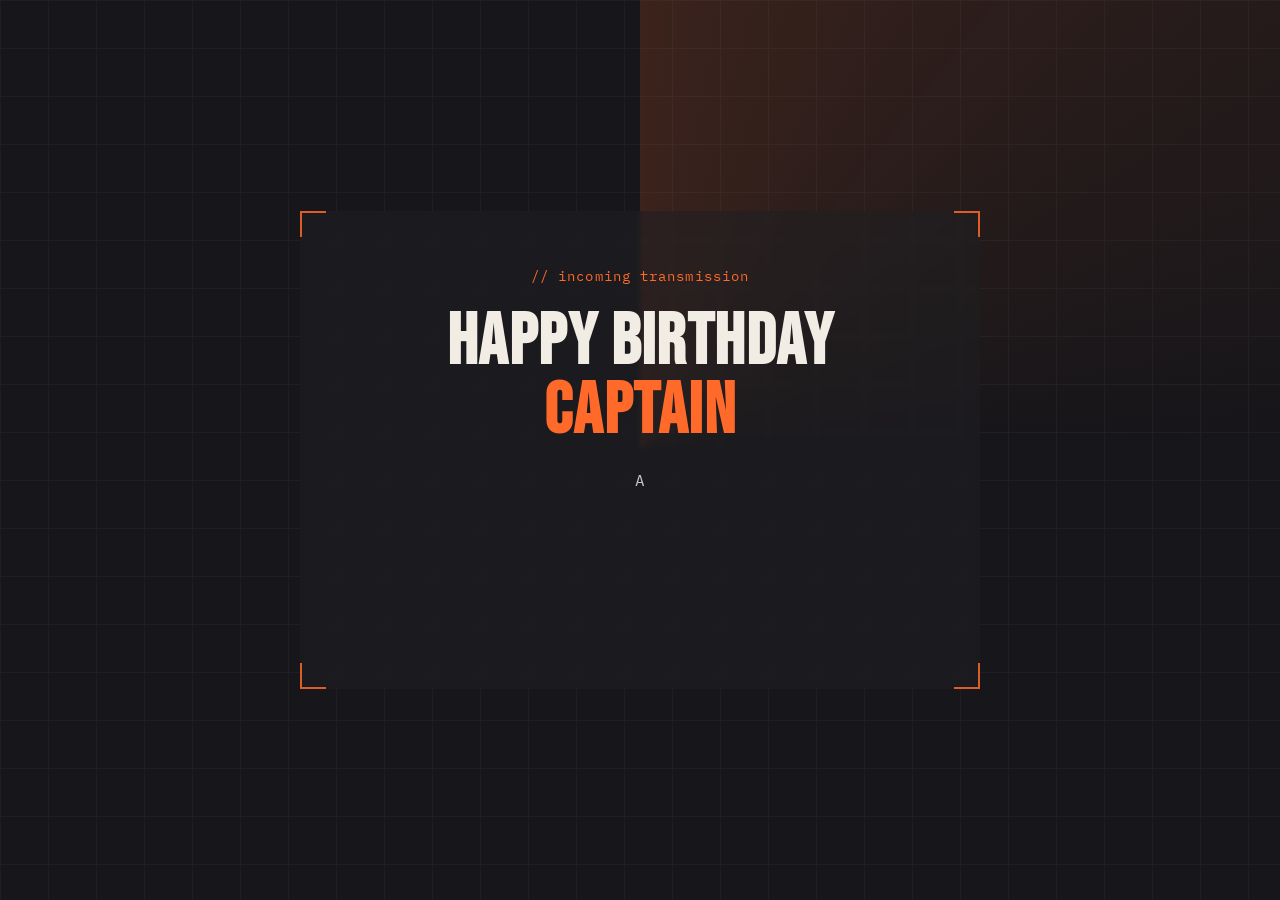
<file: index.html>
<!DOCTYPE html>
<html lang="en">
<head>
    <meta charset="UTF-8">
    <meta name="viewport" content="width=device-width, initial-scale=1.0">
    <title>Captain's Log — Incoming Transmission</title>
    <script src="https://cdnjs.cloudflare.com/ajax/libs/gsap/3.12.2/gsap.min.js"></script>
    <link rel="stylesheet" href="style.css">
</head>
<body>
    <div class="grid-bg"></div>
    <div class="radar"></div>

    <main class="hero">
        <div class="frame">
            <span class="bracket tl"></span>
            <span class="bracket tr"></span>
            <span class="bracket bl"></span>
            <span class="bracket br"></span>

            <p class="eyebrow">// incoming transmission</p>
            <h1>HAPPY BIRTHDAY<br><span>CAPTAIN</span></h1>
            <p class="subtitle" id="typewriter"></p>

            <button class="btn" id="open-log">Open the Log →</button>
            <p class="coords">LOG DATE // 19.09 &nbsp;&nbsp; STATUS // HAPPY BIRTHDAY CAPTAIN</p>
        </div>
    </main>

    <script src="script.js"></script>
</body>
</html>
</file>
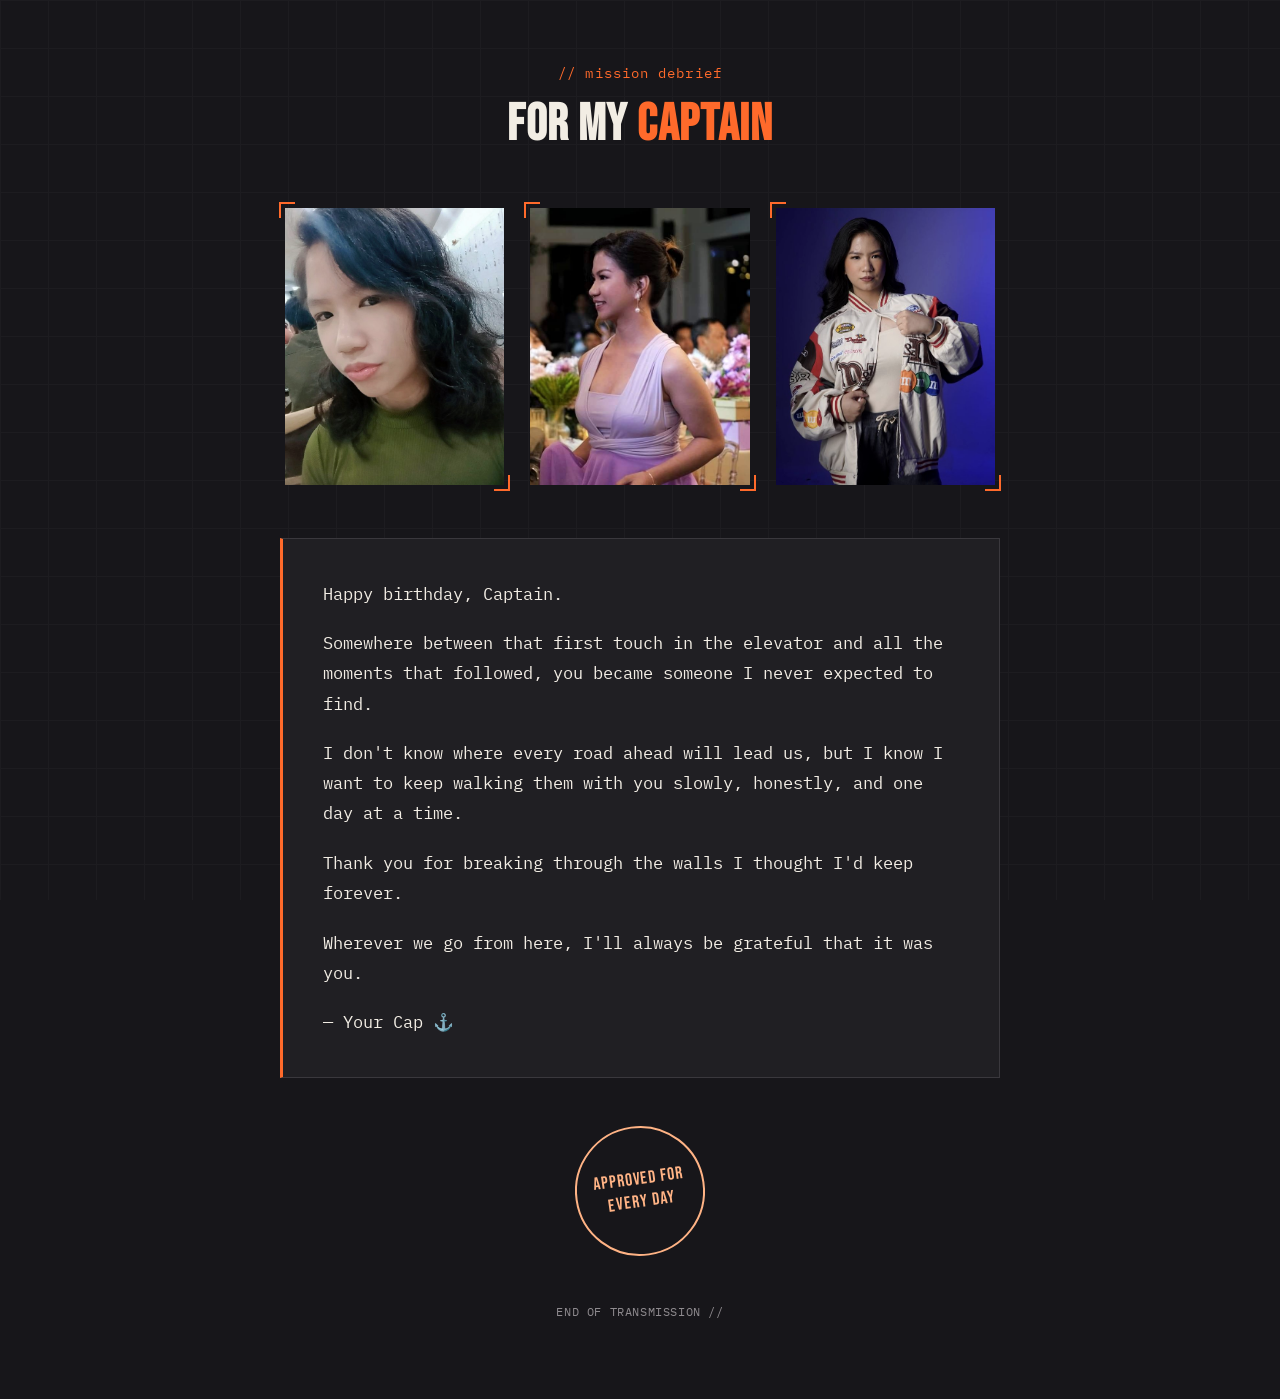
<file: debrief.html>
<!DOCTYPE html>
<html lang="en">
<head>
    <meta charset="UTF-8">
    <meta name="viewport" content="width=device-width, initial-scale=1.0">
    <title>Mission Debrief</title>
    <style>
        @import url('https://fonts.googleapis.com/css2?family=Bebas+Neue&family=IBM+Plex+Mono:wght@400;500;600&display=swap');

        :root {
            --bg: #17161a;
            --bg-panel: #201f23;
            --line: #3a383d;
            --orange: #ff6a2b;
            --orange-soft: #ffb385;
            --gray: #8f8b8f;
            --gray-light: #c7c3c6;
            --cream: #f2ede4;
            --font-display: 'Bebas Neue', sans-serif;
            --font-mono: 'IBM Plex Mono', monospace;
        }

        * { margin: 0; padding: 0; box-sizing: border-box; }

        body {
            min-height: 100vh;
            background: var(--bg);
            color: var(--cream);
            font-family: var(--font-mono);
            padding: 4rem 1.5rem 5rem;
            position: relative;
        }

        .grid-bg {
            position: fixed;
            inset: 0;
            background-image:
                linear-gradient(var(--line) 1px, transparent 1px),
                linear-gradient(90deg, var(--line) 1px, transparent 1px);
            background-size: 48px 48px;
            opacity: 0.2;
            z-index: 0;
        }

        .wrap {
            position: relative;
            z-index: 1;
            max-width: 720px;
            margin: 0 auto;
        }

        .eyebrow {
            text-align: center;
            font-size: 0.85rem;
            letter-spacing: 0.08em;
            color: var(--orange);
            margin-bottom: 0.75rem;
        }

        h1 {
            font-family: var(--font-display);
            font-size: 3.2rem;
            text-align: center;
            letter-spacing: 0.02em;
            margin-bottom: 3rem;
        }

        h1 span { color: var(--orange); }

        .gallery {
            display: flex;
            flex-wrap: wrap;
            justify-content: center;
            gap: 1rem;
            margin-bottom: 3rem;
        }

        .photo-slot {
            flex: 1 1 calc(33.333% - 0.667rem);
            max-width: calc(33.333% - 0.667rem);
            aspect-ratio: 4 / 5;
            position: relative;
            padding: 5px;
        }

        .photo-slot img {
            width: 100%;
            height: 100%;
            object-fit: cover;
            display: block;
            filter: grayscale(0.15) contrast(1.05);
        }

        .photo-slot::before,
        .photo-slot::after {
            content: '';
            position: absolute;
            width: 14px;
            height: 14px;
            border: 2px solid var(--orange);
            z-index: 1;
        }
        .photo-slot::before { top: -1px; left: -1px; border-right: none; border-bottom: none; }
        .photo-slot::after { bottom: -1px; right: -1px; border-left: none; border-top: none; }

        @media (max-width: 560px) {
            .photo-slot { flex: 1 1 calc(50% - 0.5rem); max-width: calc(50% - 0.5rem); }
        }

        .message {
            background: var(--bg-panel);
            border: 1px solid var(--line);
            border-left: 3px solid var(--orange);
            padding: 2.5rem;
            margin-bottom: 3rem;
        }

        .message p {
            font-size: 1.05rem;
            line-height: 1.8;
            margin-bottom: 1.2rem;
        }

        .message p:last-child { margin-bottom: 0; }

        .stamp-row {
            display: flex;
            justify-content: center;
            margin-bottom: 3rem;
        }

        .stamp {
            width: 130px;
            height: 130px;
            border: 2px solid var(--orange-soft);
            border-radius: 50%;
            display: flex;
            align-items: center;
            justify-content: center;
            text-align: center;
            transform: rotate(-8deg);
            color: var(--orange-soft);
            font-family: var(--font-display);
            font-size: 1.1rem;
            letter-spacing: 0.06em;
            line-height: 1.3;
            padding: 1rem;
        }

        .sign-off {
            text-align: center;
            font-size: 0.75rem;
            letter-spacing: 0.05em;
            color: var(--gray);
        }
    </style>
</head>
<body>
    <div class="grid-bg"></div>

    <div class="wrap">
        <p class="eyebrow">// mission debrief</p>
        <h1>FOR MY <span>CAPTAIN</span></h1>

        <div class="gallery">
            <div class="photo-slot"><img src="photos/debrief1.jpg" alt="Photo of Lei"></div>
            <div class="photo-slot"><img src="photos/debrief2.jpg" alt="Photo of Lei"></div>
            <div class="photo-slot"><img src="photos/debrief3.jpg" alt="Photo of Lei"></div>
        </div>

        <div class="message">
            <p>Happy birthday, Captain.</p>
            <p>Somewhere between that first touch in the elevator and all the moments that followed, you became someone I never expected to find.</p>
            <p>I don't know where every road ahead will lead us, but I know I want to keep walking them with you slowly, honestly, and one day at a time.</p>
            <p>Thank you for breaking through the walls I thought I'd keep forever.</p>
            <p>Wherever we go from here, I'll always be grateful that it was you.</p>
            <p>— Your Cap ⚓</p>
        </div>

        <div class="stamp-row">
            <div class="stamp">APPROVED FOR EVERY DAY</div>
        </div>

        <p class="sign-off">END OF TRANSMISSION //</p>
    </div>
</body>
</html>
</file>
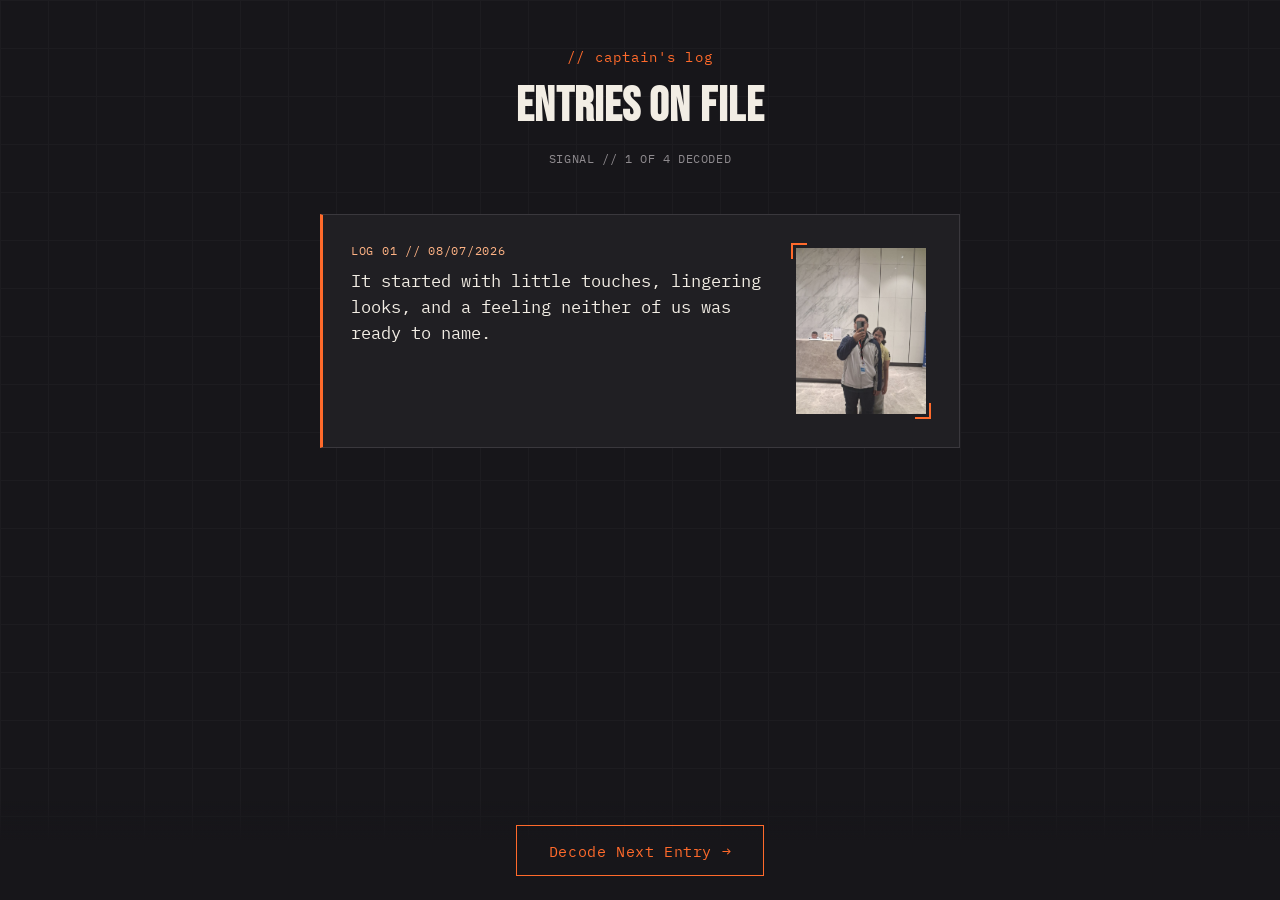
<file: log.html>
<!DOCTYPE html>
<html lang="en">
<head>
    <meta charset="UTF-8">
    <meta name="viewport" content="width=device-width, initial-scale=1.0">
    <title>Captain's Log — Entries</title>
    <script src="https://cdnjs.cloudflare.com/ajax/libs/gsap/3.12.2/gsap.min.js"></script>
    <link rel="stylesheet" href="log.css">
</head>
<body>
    <div class="grid-bg"></div>

    <header class="log-header">
        <p class="eyebrow">// captain's log</p>
        <h1>ENTRIES ON FILE</h1>
        <p class="signal" id="signal">SIGNAL // 0 OF 4 DECODED</p>
    </header>

    <main class="entries" id="entries"></main>

    <div class="controls">
        <button class="btn" id="decode-btn">Decode Next Entry →</button>
    </div>

    <script src="log.js"></script>
</body>
</html>
</file>
<file: style.css>
@import url('https://fonts.googleapis.com/css2?family=Bebas+Neue&family=IBM+Plex+Mono:wght@400;500;600&display=swap');

:root {
    --bg: #17161a;
    --bg-panel: #201f23;
    --line: #3a383d;
    --orange: #ff6a2b;
    --orange-soft: #ffb385;
    --gray: #8f8b8f;
    --gray-light: #c7c3c6;
    --cream: #f2ede4;
    --font-display: 'Bebas Neue', sans-serif;
    --font-mono: 'IBM Plex Mono', monospace;
}

* {
    margin: 0;
    padding: 0;
    box-sizing: border-box;
}

body {
    min-height: 100vh;
    background: var(--bg);
    color: var(--cream);
    font-family: var(--font-mono);
    overflow-x: hidden;
    position: relative;
    display: flex;
    align-items: center;
    justify-content: center;
    padding: 2rem;
}

.grid-bg {
    position: fixed;
    inset: 0;
    background-image:
        linear-gradient(var(--line) 1px, transparent 1px),
        linear-gradient(90deg, var(--line) 1px, transparent 1px);
    background-size: 48px 48px;
    opacity: 0.25;
    z-index: 0;
}

.radar {
    position: fixed;
    top: 50%;
    left: 50%;
    width: 140vmax;
    height: 140vmax;
    transform: translate(-50%, -50%);
    background: conic-gradient(from 0deg, rgba(255, 106, 43, 0.16), transparent 25%);
    animation: sweep 6s linear infinite;
    z-index: 0;
    pointer-events: none;
}

@keyframes sweep {
    to { transform: translate(-50%, -50%) rotate(360deg); }
}

.hero {
    position: relative;
    z-index: 1;
    width: 100%;
    display: flex;
    justify-content: center;
}

.frame {
    position: relative;
    max-width: 680px;
    width: 100%;
    padding: 3.5rem 2.5rem;
    text-align: center;
    background: rgba(32, 31, 35, 0.55);
    backdrop-filter: blur(2px);
}

.bracket {
    position: absolute;
    width: 26px;
    height: 26px;
    border: 2px solid var(--orange);
    opacity: 0.85;
}
.bracket.tl { top: 0; left: 0; border-right: none; border-bottom: none; }
.bracket.tr { top: 0; right: 0; border-left: none; border-bottom: none; }
.bracket.bl { bottom: 0; left: 0; border-right: none; border-top: none; }
.bracket.br { bottom: 0; right: 0; border-left: none; border-top: none; }

.eyebrow {
    font-size: 0.85rem;
    letter-spacing: 0.08em;
    color: var(--orange);
    margin-bottom: 1.5rem;
    opacity: 0;
}

h1 {
    font-family: var(--font-display);
    font-size: 4.5rem;
    line-height: 0.95;
    letter-spacing: 0.02em;
    color: var(--cream);
    opacity: 0;
}

h1 span {
    color: var(--orange);
}

.subtitle {
    margin-top: 1.5rem;
    min-height: 1.6em;
    font-size: 1rem;
    color: var(--gray-light);
    max-width: 480px;
    margin-left: auto;
    margin-right: auto;
}

.btn {
    margin-top: 2.5rem;
    padding: 0.9rem 2rem;
    background: transparent;
    border: 1px solid var(--orange);
    color: var(--orange);
    font-family: var(--font-mono);
    font-size: 0.95rem;
    letter-spacing: 0.04em;
    cursor: pointer;
    opacity: 0;
    transition: background 0.25s ease, color 0.25s ease;
}

.btn:hover {
    background: var(--orange);
    color: var(--bg);
}

.coords {
    margin-top: 2rem;
    font-size: 0.7rem;
    letter-spacing: 0.05em;
    color: var(--gray);
    opacity: 0;
}

@media (max-width: 600px) {
    h1 { font-size: 3rem; }
    .frame { padding: 2.5rem 1.5rem; }
}
</file>
<file: log.css>
@import url('https://fonts.googleapis.com/css2?family=Bebas+Neue&family=IBM+Plex+Mono:wght@400;500;600&display=swap');

:root {
    --bg: #17161a;
    --bg-panel: #201f23;
    --line: #3a383d;
    --orange: #ff6a2b;
    --orange-soft: #ffb385;
    --gray: #8f8b8f;
    --gray-light: #c7c3c6;
    --cream: #f2ede4;
    --font-display: 'Bebas Neue', sans-serif;
    --font-mono: 'IBM Plex Mono', monospace;
}

* {
    margin: 0;
    padding: 0;
    box-sizing: border-box;
}

body {
    min-height: 100vh;
    background: var(--bg);
    color: var(--cream);
    font-family: var(--font-mono);
    padding: 3rem 1.5rem 6rem;
    position: relative;
}

.grid-bg {
    position: fixed;
    inset: 0;
    background-image:
        linear-gradient(var(--line) 1px, transparent 1px),
        linear-gradient(90deg, var(--line) 1px, transparent 1px);
    background-size: 48px 48px;
    opacity: 0.2;
    z-index: 0;
}

.log-header {
    position: relative;
    z-index: 1;
    text-align: center;
    max-width: 680px;
    margin: 0 auto 3rem;
}

.eyebrow {
    font-size: 0.85rem;
    letter-spacing: 0.08em;
    color: var(--orange);
    margin-bottom: 0.75rem;
}

.log-header h1 {
    font-family: var(--font-display);
    font-size: 3rem;
    letter-spacing: 0.02em;
}

.signal {
    margin-top: 1rem;
    font-size: 0.75rem;
    letter-spacing: 0.05em;
    color: var(--gray);
}

.entries {
    position: relative;
    z-index: 1;
    max-width: 640px;
    margin: 0 auto;
    display: flex;
    flex-direction: column;
    gap: 1.5rem;
}

.entry {
    background: var(--bg-panel);
    border: 1px solid var(--line);
    border-left: 3px solid var(--orange);
    padding: 1.75rem;
    display: grid;
    grid-template-columns: 1fr 140px;
    gap: 1.5rem;
    align-items: start;
}

.entry-body {
    display: flex;
    flex-direction: column;
    gap: 0.6rem;
}

.entry-time {
    font-size: 0.75rem;
    letter-spacing: 0.06em;
    color: var(--orange-soft);
}

.entry-text {
    font-size: 1.05rem;
    line-height: 1.55;
    color: var(--cream);
    font-family: 'IBM Plex Mono', monospace;
}

.entry-photo {
    position: relative;
    width: 140px;
    height: 176px;
    flex-shrink: 0;
    padding: 5px;
}

.entry-photo img {
    width: 100%;
    height: 100%;
    object-fit: cover;
    display: block;
    filter: grayscale(0.15) contrast(1.05);
}

.entry-photo::before,
.entry-photo::after {
    content: '';
    position: absolute;
    width: 14px;
    height: 14px;
    border: 2px solid var(--orange);
    z-index: 1;
}
.entry-photo::before { top: 0; left: 0; border-right: none; border-bottom: none; }
.entry-photo::after { bottom: 0; right: 0; border-left: none; border-top: none; }

@media (max-width: 560px) {
    .entry { grid-template-columns: 1fr; }
    .entry-photo { width: 100%; height: 220px; }
}

.controls {
    position: fixed;
    bottom: 0;
    left: 0;
    right: 0;
    z-index: 2;
    display: flex;
    justify-content: center;
    padding: 1.5rem;
    background: linear-gradient(to top, var(--bg) 60%, transparent);
}

.btn {
    padding: 0.9rem 2rem;
    background: transparent;
    border: 1px solid var(--orange);
    color: var(--orange);
    font-family: var(--font-mono);
    font-size: 0.95rem;
    letter-spacing: 0.04em;
    cursor: pointer;
    transition: background 0.25s ease, color 0.25s ease, transform 0.2s ease;
}

.btn:hover {
    background: var(--orange);
    color: var(--bg);
}

.btn.final {
    border-color: var(--orange-soft);
    color: var(--orange-soft);
}
</file>
